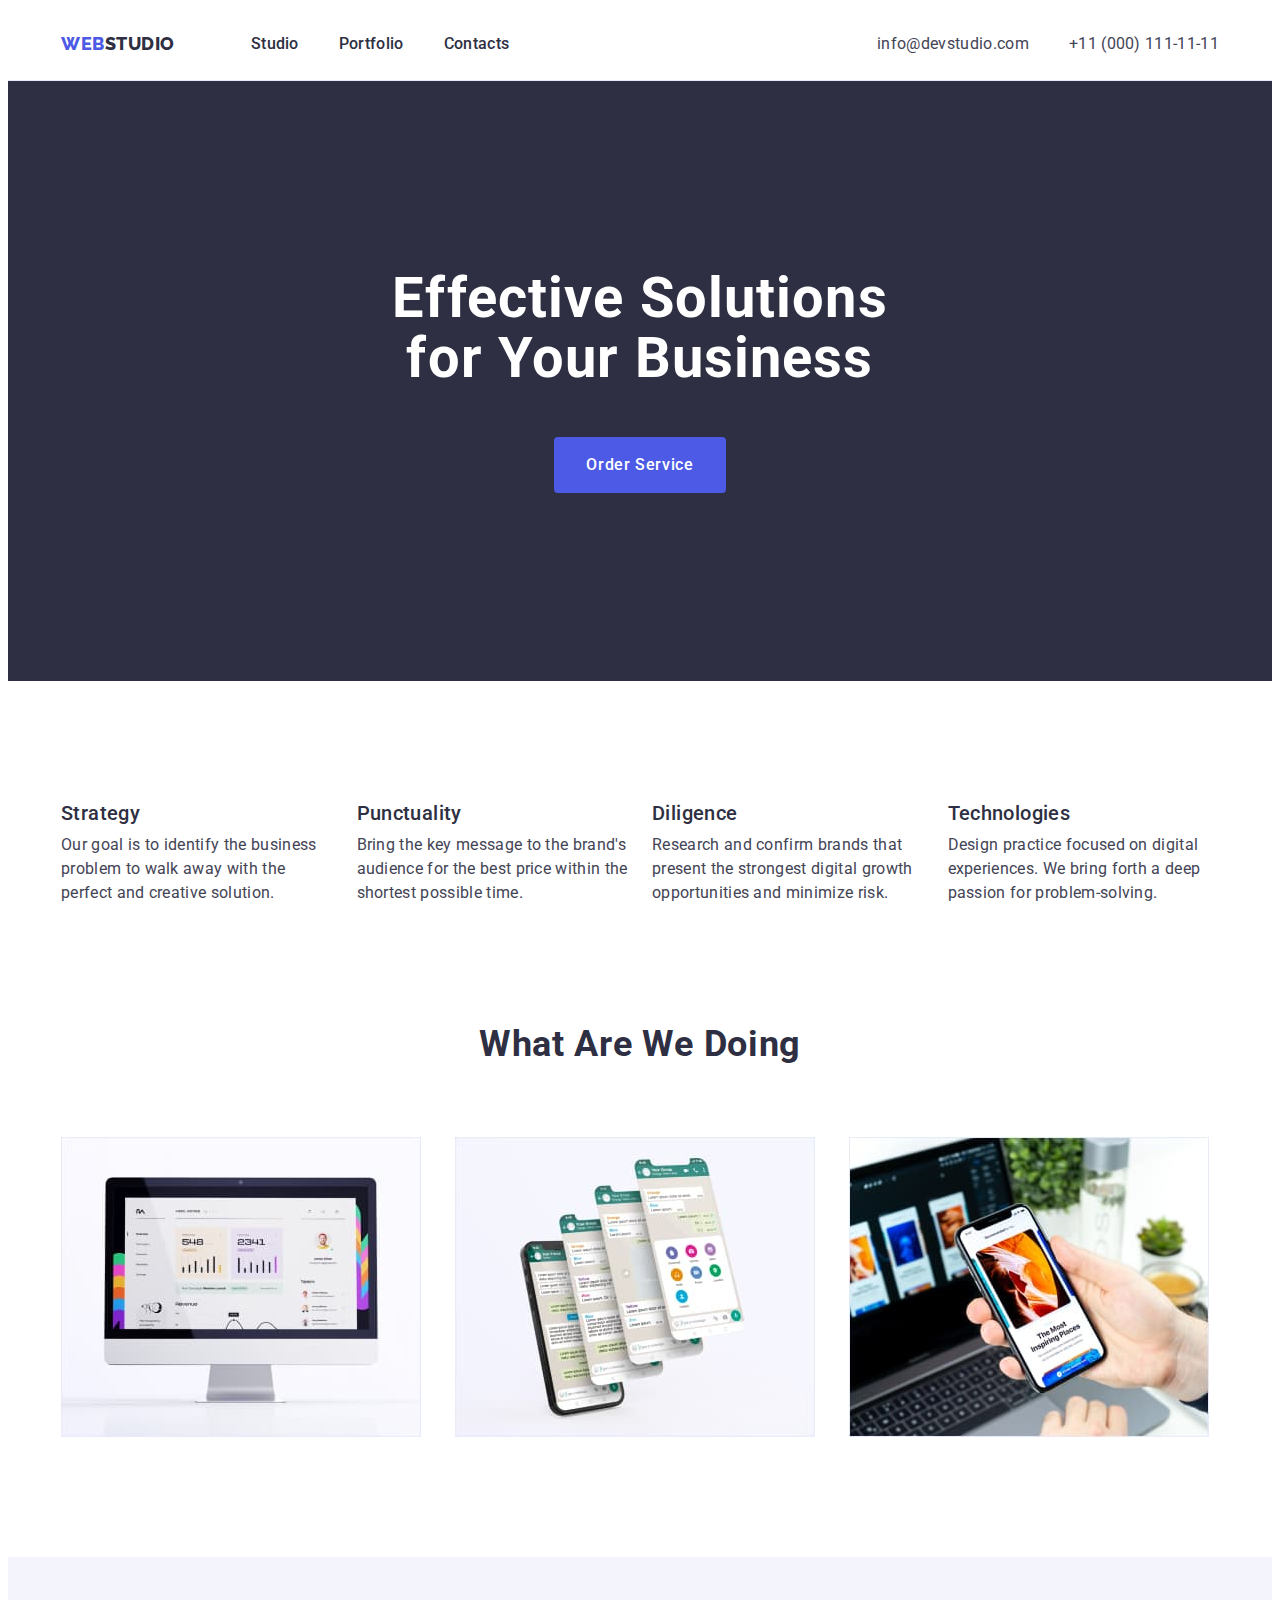
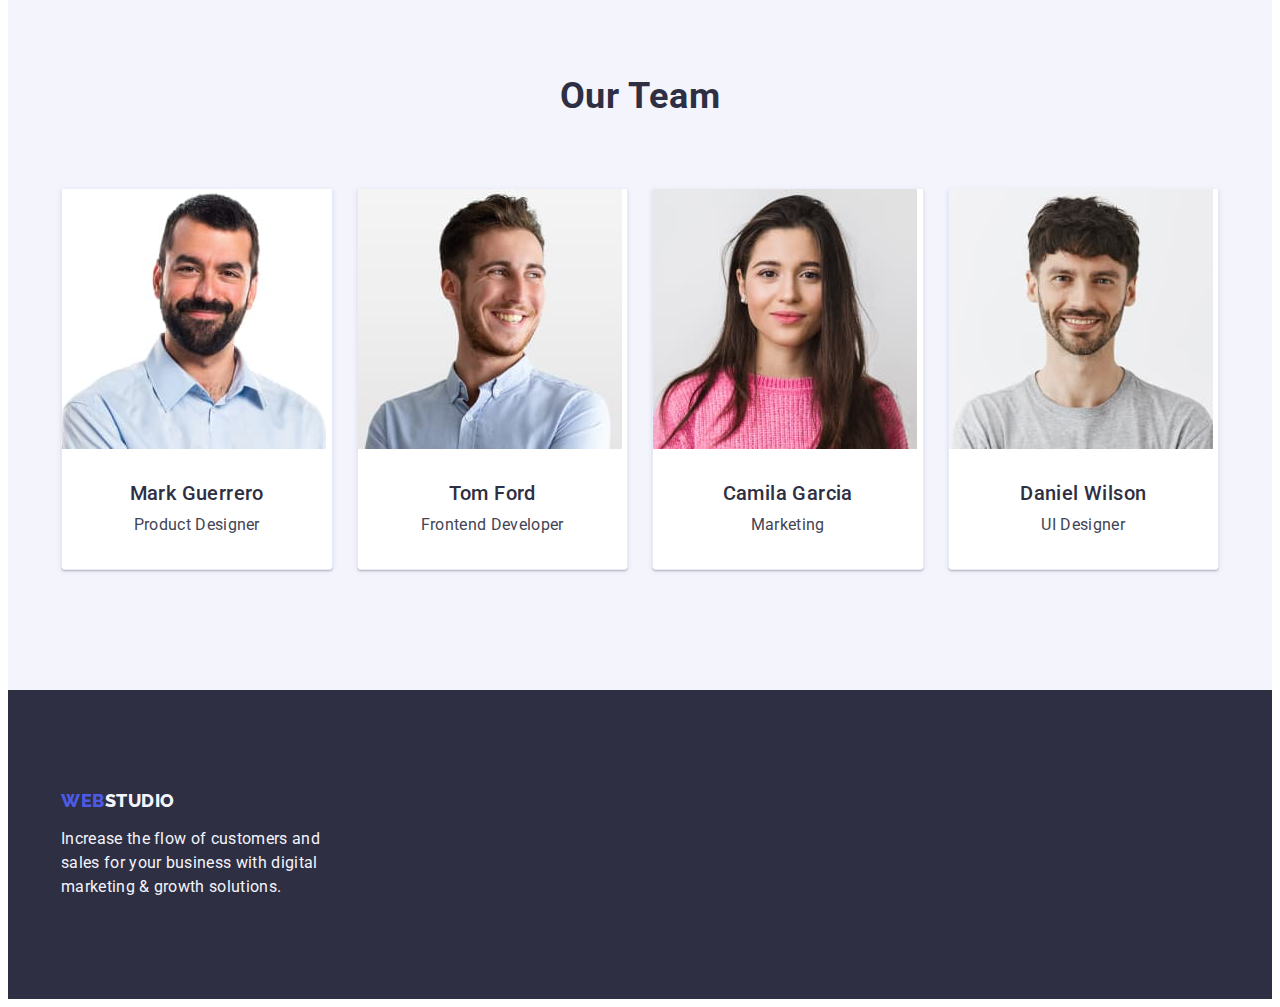
<file: index.html>
<!DOCTYPE html>
<html lang="en">
  <head>
    <meta charset="UTF-8" />
    <meta name="viewport" content="width=device-width, initial-scale=1.0" />
    <title>Студія</title>
    <link rel="preconnect" href="https://fonts.googleapis.com" />
    <link rel="preconnect" href="https://fonts.gstatic.com" crossorigin />
    <link
      href="https://fonts.googleapis.com/css2?family=Raleway:wght@800&family=Roboto:wght@400;500;700;900&display=swap"
      rel="stylesheet"
    />
    <link
      rel="stylesheet"
      href="https://cdnjs.cloudflare.com/ajax/libs/modern-normalize/2.0.0/modern-normalize.min.css"
      integrity="sha512-4xo8blKMVCiXpTaLzQSLSw3KFOVPWhm/TRtuPVc4WG6kUgjH6J03IBuG7JZPkcWMxJ5huwaBpOpnwYElP/m6wg=="
      crossorigin="anonymous"
      referrerpolicy="no-referrer"
    />
    <link rel="stylesheet" href="./css/styles.css" />
  </head>

  <body>
    <header class="header">
      <div class="header-container container">
        <nav class="header-nav nav">
          <a href="./index.html" class="logo link"
            >Web<span class="studio-header">Studio</span></a
          >
          <ul class="nav-list list">
            <li>
              <a href="./index.html" class="nav-list-item link">Studio</a>
            </li>
            <li>
              <a href="./portfolio.html" class="nav-list-item link"
                >Portfolio</a
              >
            </li>
            <li>
              <a href="" class="nav-list-item link">Contacts</a>
            </li>
          </ul>
        </nav>
        <address class="link">
          <ul class="address-list list">
            <li class="address-list-item">
              <a href="mailto:info@devstudio.com" class="contacts-link link"
                >info@devstudio.com</a
              >
            </li>
            <li class="address-list-item">
              <a href="tel:+110001111111" class="contacts-link link"
                >+11 (000) 111-11-11</a
              >
            </li>
          </ul>
        </address>
      </div>
    </header>

    <main>
      <section class="main-section">
        <div class="main-section-container container">
          <h1 class="main-section-title">
            Effective Solutions for Your Business
          </h1>
          <button class="main-section-btn" type="button">Order Service</button>
        </div>
      </section>

      <section class="section-two">
        <div class="container">
          <h2 class="visually-hidden">Principles of bisness</h2>
          <ul class="section-two-list list">
            <li class="section-two-item">
              <h3 class="h-three">Strategy</h3>
              <p class="principles-discr">
                Our goal is to identify the business problem to walk away with
                the perfect and creative solution.
              </p>
            </li>
            <li class="section-two-item">
              <h3 class="h-three">Punctuality</h3>
              <p class="principles-discr">
                Bring the key message to the brand's audience for the best price
                within the shortest possible time.
              </p>
            </li>
            <li class="section-two-item">
              <h3 class="h-three">Diligence</h3>
              <p class="principles-discr">
                Research and confirm brands that present the strongest digital
                growth opportunities and minimize risk.
              </p>
            </li>
            <li class="section-two-item">
              <h3 class="h-three">Technologies</h3>
              <p class="principles-discr">
                Design practice focused on digital experiences. We bring forth a
                deep passion for problem-solving.
              </p>
            </li>
          </ul>
        </div>
      </section>

      <section class="section-three">
        <div class="container">
          <h2 class="h-two">What are we doing</h2>
          <ul class="section-three-list card-set list">
            <li class="section-three-item card-set-item">
              <img
                src="./images/rectangle71.jpg"
                alt="Personal computer"
                width="360"
              />
            </li>
            <li class="section-three-item card-set-item">
              <img
                src="./images/rectangle72.jpg"
                alt="Mobile App"
                width="360"
              />
            </li>
            <li class="section-three-item card-set-item">
              <img
                src="./images/rectangle73.jpg"
                alt="Sinchronization PC to Mobile"
                width="360"
              />
            </li>
          </ul>
        </div>
      </section>

      <section class="team-section">
        <div class="container">
          <h2 class="team-section-title">Our team</h2>
          <ul class="team-section-list card-set list">
            <li class="team-section-item">
              <img src="./images/mark.jpg" alt="Mark`s photo" width="264" />
              <div class="employee-info">
                <h3 class="employee-title">Mark Guerrero</h3>
                <p class="employee-job">Product designer</p>
              </div>
            </li>
            <li class="team-section-item">
              <img src="./images/tom.jpg" alt="Tom`s photo" width="264" />
              <div class="employee-info">
                <h3 class="employee-title">Tom Ford</h3>
                <p class="employee-job">Frontend developer</p>
              </div>
            </li>
            <li class="team-section-item">
              <img src="./images/camila.jpg" alt="Camila`s photo" width="264" />
              <div class="employee-info">
                <h3 class="employee-title">Camila Garcia</h3>
                <p class="employee-job">Marketing</p>
              </div>
            </li>
            <li class="team-section-item">
              <img src="./images/daniel.jpg" alt="Daniel`s photo" width="264" />
              <div class="employee-info">
                <h3 class="employee-title">Daniel Wilson</h3>
                <p class="employee-job">UI Designer</p>
              </div>
            </li>
          </ul>
        </div>
      </section>
    </main>

    <footer class="foot-fon">
      <div class="container">
        <a href="./index.html" class="logo-footer link"
          >Web<span class="studio-footer">Studio</span></a
        >
        <p class="footer-text">
          Increase the flow of customers and sales for your business with
          digital marketing & growth solutions.
        </p>
      </div>
    </footer>
  </body>
</html>
</file>
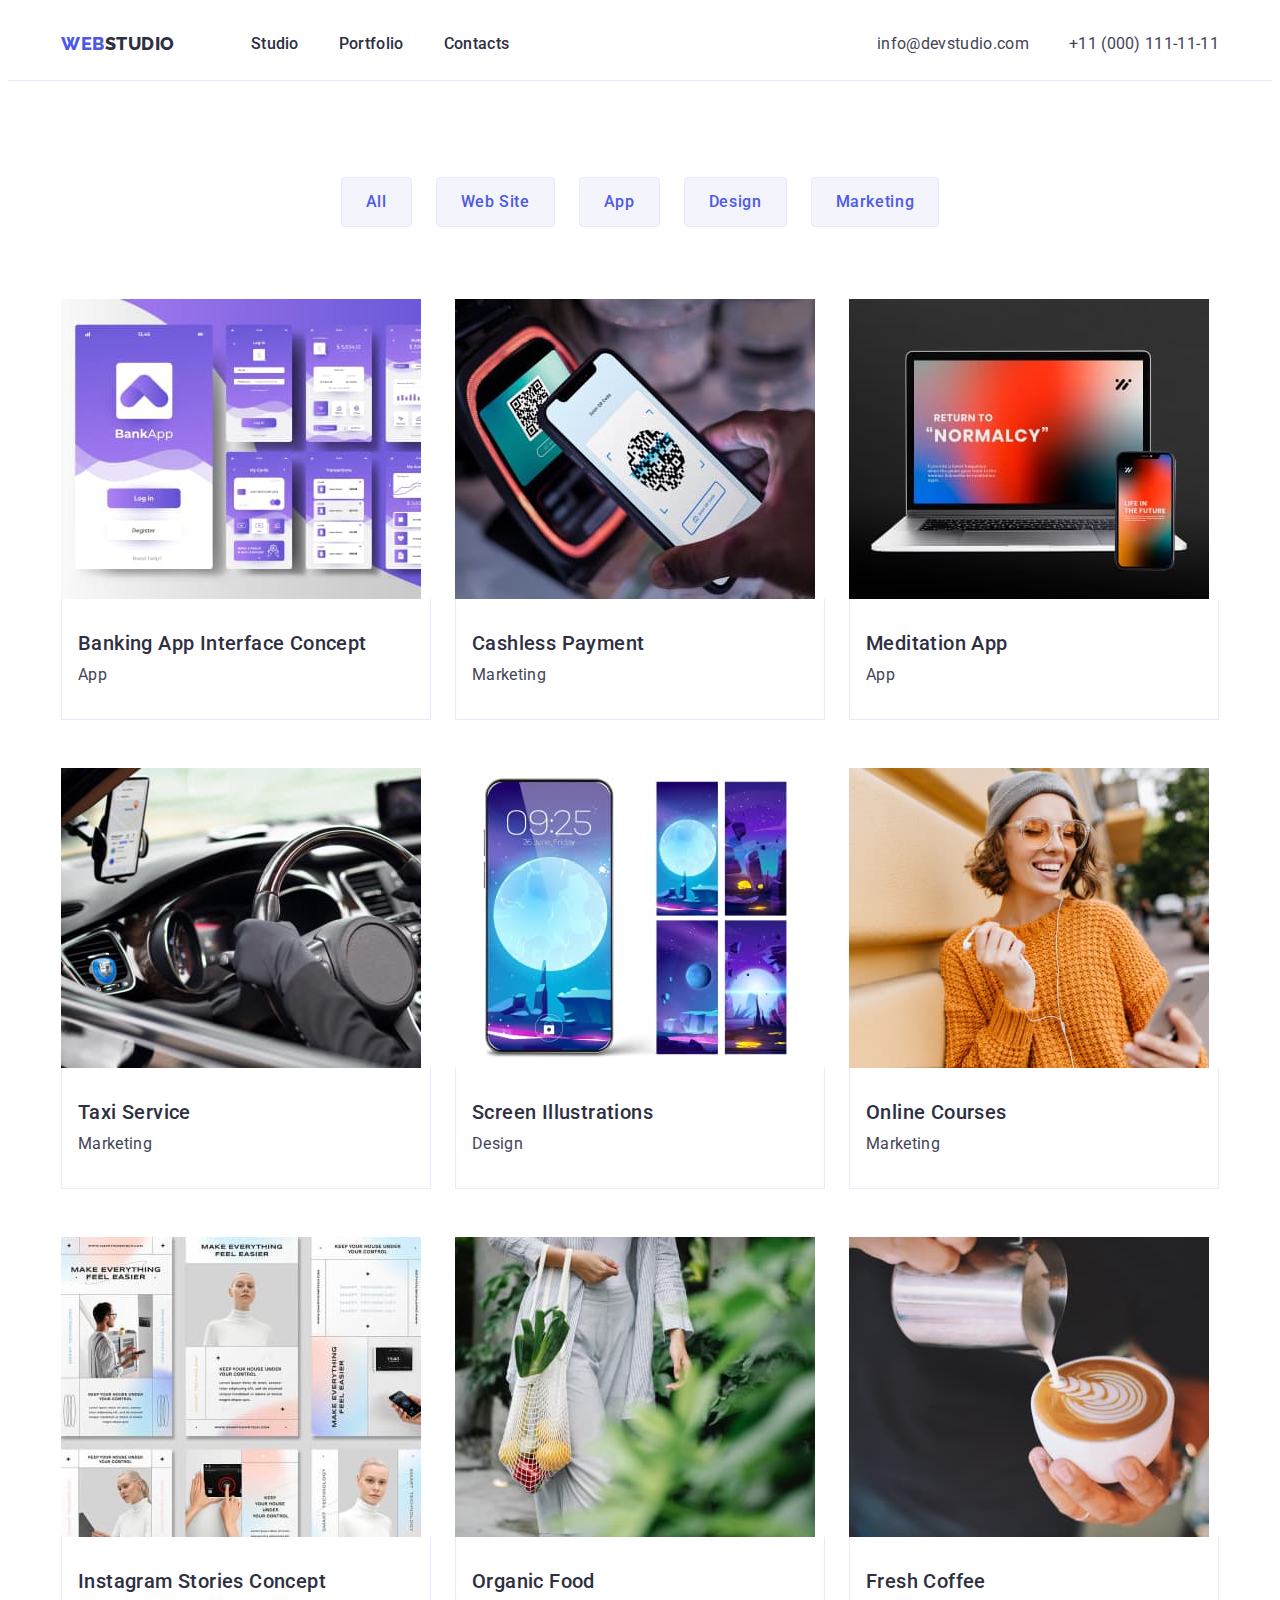
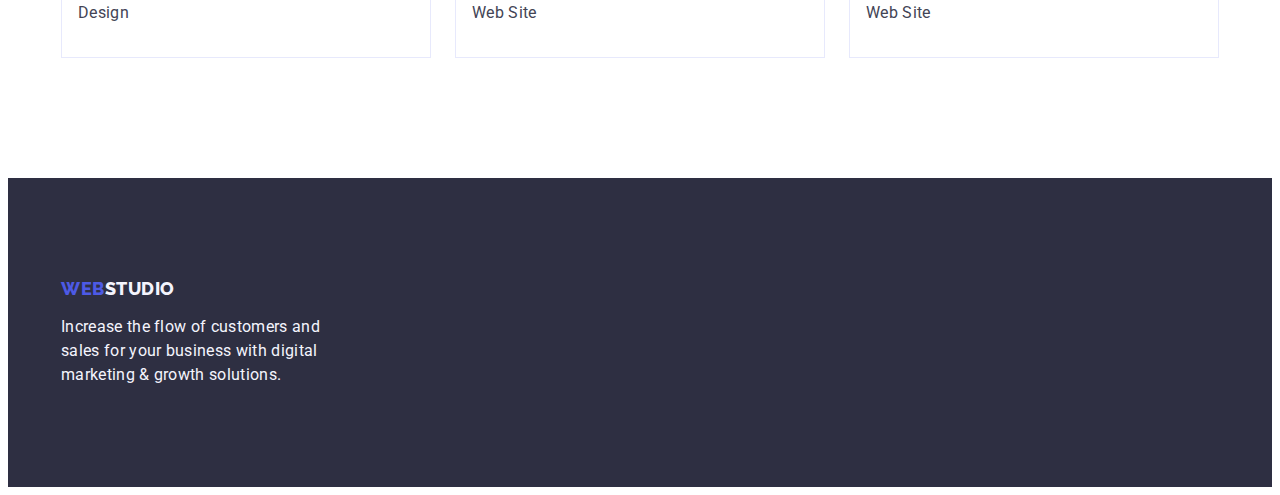
<file: portfolio.html>
<!DOCTYPE html>
<html lang="en">
  <head>
    <meta charset="UTF-8" />
    <meta name="viewport" content="width=device-width, initial-scale=1.0" />
    <title>Портфоліо</title>
    <link rel="preconnect" href="https://fonts.googleapis.com" />
    <link rel="preconnect" href="https://fonts.gstatic.com" crossorigin />
    <link
      href="https://fonts.googleapis.com/css2?family=Raleway:wght@800&family=Roboto:wght@400;500;700;900&display=swap"
      rel="stylesheet"
    />
    <link
      rel="stylesheet"
      href="https://cdnjs.cloudflare.com/ajax/libs/modern-normalize/2.0.0/modern-normalize.min.css"
      integrity="sha512-4xo8blKMVCiXpTaLzQSLSw3KFOVPWhm/TRtuPVc4WG6kUgjH6J03IBuG7JZPkcWMxJ5huwaBpOpnwYElP/m6wg=="
      crossorigin="anonymous"
      referrerpolicy="no-referrer"
    />
    <link rel="stylesheet" href="./css/styles.css" />
  </head>
  <body>
    <header class="header">
      <div class="header-container container">
        <nav class="header-nav nav">
          <a href="./index.html" class="logo link"
            >Web<span class="studio-header">Studio</span></a
          >
          <ul class="nav-list list">
            <li>
              <a href="./index.html" class="nav-list-item link">Studio</a>
            </li>
            <li>
              <a href="./portfolio.html" class="nav-list-item link"
                >Portfolio</a
              >
            </li>
            <li>
              <a href="" class="nav-list-item link">Contacts</a>
            </li>
          </ul>
        </nav>
        <address class="link">
          <ul class="address-list list">
            <li class="address-list-item">
              <a href="mailto:info@devstudio.com" class="contacts-link link"
                >info@devstudio.com</a
              >
            </li>
            <li class="address-list-item">
              <a href="tel:+110001111111" class="contacts-link link"
                >+11 (000) 111-11-11</a
              >
            </li>
          </ul>
        </address>
      </div>
    </header>
    <main>
      <!-- Buttons -->
      <section class="buttons-section">
        <div class="container">
          <h1 class="visually-hidden">Filters</h1>
          <ul class="buttons-section-list list">
            <li>
              <button class="buttons" type="button">All</button>
            </li>
            <li>
              <button class="buttons" type="button">Web Site</button>
              <a href=""></a>
            </li>
            <li>
              <button class="buttons" type="button">App</button><a href=""></a>
            </li>
            <li>
              <button class="buttons" type="button">Design</button
              ><a href=""></a>
            </li>
            <li>
              <button class="buttons" type="button">Marketing</button
              ><a href=""></a>
            </li>
          </ul>
          <!-- Menu -->
          <ul class="menu-section-list card-set list">
            <li class="menu-list-item">
              <a href="" class="link">
                <img
                  class="menu-list-img"
                  src="./images/img-1.jpg"
                  alt="Banking App Interface Concept"
                  width="360"
                  height="300"
                />
                <div class="menu-div">
                  <h2 class="menu-title">Banking App Interface Concept</h2>
                  <p class="menu-title-choice">App</p>
                </div>
              </a>
            </li>
            <li class="menu-list-item">
              <a href="" class="link">
                <img
                  class="menu-list-img"
                  src="./images/img-2.jpg"
                  alt="Cashless Payment"
                  width="360"
                  height="300"
                />
                <div class="menu-div">
                  <h2 class="menu-title">Cashless Payment</h2>
                  <p class="menu-title-choice">Marketing</p>
                </div>
              </a>
            </li>
            <li class="menu-list-item">
              <a href="" class="link">
                <img
                  class="menu-list-img"
                  src="./images/img-3.jpg"
                  alt="Meditation App"
                  width="360"
                  height="300"
                />
                <div class="menu-div">
                  <h2 class="menu-title">Meditation App</h2>
                  <p class="menu-title-choice">App</p>
                </div>
              </a>
            </li>
            <li class="menu-list-item">
              <a href="" class="link">
                <img
                  class="menu-list-img"
                  src="./images/img-4.jpg"
                  alt="Taxi Service"
                  width="360"
                  height="300"
                />
                <div class="menu-div">
                  <h2 class="menu-title">Taxi Service</h2>
                  <p class="menu-title-choice">Marketing</p>
                </div>
              </a>
            </li>
            <li class="menu-list-item">
              <a href="" class="link">
                <img
                  class="menu-list-img"
                  src="./images/img-5.jpg"
                  alt="Screen Illustrations"
                  width="360"
                  height="300"
                />
                <div class="menu-div">
                  <h2 class="menu-title">Screen Illustrations</h2>
                  <p class="menu-title-choice">Design</p>
                </div>
              </a>
            </li>
            <li class="menu-list-item">
              <a href="" class="link">
                <img
                  class="menu-list-img"
                  src="./images/img-6.jpg"
                  alt="Online Courses"
                  width="360"
                  height="300"
                />
                <div class="menu-div">
                  <h2 class="menu-title">Online Courses</h2>
                  <p class="menu-title-choice">Marketing</p>
                </div>
              </a>
            </li>
            <li class="menu-list-item">
              <a href="" class="link">
                <img
                  class="menu-list-img"
                  src="./images/img-7.jpg"
                  alt="Instagram Stories Concept"
                  width="360"
                  height="300"
                />
                <div class="menu-div">
                  <h2 class="menu-title">Instagram Stories Concept</h2>
                  <p class="menu-title-choice">Design</p>
                </div>
              </a>
            </li>
            <li class="menu-list-item">
              <a href="" class="link">
                <img
                  class="menu-list-img"
                  src="./images/img-8.jpg"
                  alt="Organic Food"
                  width="360"
                  height="300"
                />
                <div class="menu-div">
                  <h2 class="menu-title">Organic Food</h2>
                  <p class="menu-title-choice">Web Site</p>
                </div>
              </a>
            </li>
            <li class="menu-list-item">
              <a href="" class="link">
                <img
                  class="menu-list-img"
                  src="./images/img-9.jpg"
                  alt="Fresh Coffee"
                  width="360"
                  height="300"
                />
                <div class="menu-div">
                  <h2 class="menu-title">Fresh Coffee</h2>
                  <p class="menu-title-choice">Web Site</p>
                </div>
              </a>
            </li>
          </ul>
        </div>
      </section>
    </main>
    <footer class="foot-fon">
      <div class="container">
        <a href="./index.html" class="logo-footer link"
          >Web<span class="studio-footer">Studio</span></a
        >
        <p class="footer-text">
          Increase the flow of customers and sales for your business with
          digital marketing & growth solutions.
        </p>
      </div>
    </footer>
  </body>
</html>
</file>
<file: css/styles.css>
:root {
  --iris: #4d5ae5;
  --ocean: #404bbf;
  --slate: #434455;
  --cornflower: #e7e9fc;
  --cloud: #f4f4fd;
  --grey: #2e2f42;
  --white: #ffffff;
  /*--indent: 24px;
  --items: 3;*/
}
/*======= Base styles ============ */
body {
  font-family: 'Roboto', sans-serif;
  color: var(--slate);
  background-color: var(--white);
  line-height: 1.5;
  font-size: 16px;
}

.list {
  list-style: none;
  padding: 0;
  margin: 0;
}

.link {
  text-decoration: none;
  font-style: normal;
  color: currentColor;
}
.visually-hidden {
  position: absolute;
  width: 1px;
  height: 1px;
  margin: -1px;
  border: 0;
  padding: 0;
  white-space: nowrap;
  clip-path: inset(100%);
  clip: rect(0 0 0 0);
  overflow: hidden;
}
h1,
h2,
h3,
p {
  margin: 0;
}
.h-two {
  color: var(--grey);
  font-size: 36px;
  font-weight: 700;
  line-height: 1.11;
  letter-spacing: 0.02em;
  text-transform: capitalize;
  text-align: center;
  min-width: 323px;
  margin: 0 auto;
  margin-bottom: 72px;
}
.h-three {
  color: var(--grey);
  background-color: var(--white);
  font-size: 20px;
  font-weight: 500;
  line-height: 1.2;
  letter-spacing: 0.02em;
  margin-bottom: 8px;
}
.container {
  width: 1158px;
  margin: 0 auto;
  padding: 0 15px;
}
.nav {
  display: flex;
  align-items: center;
}
img {
  display: block;
  max-width: 100%;
  height: auto;
}
/* ======== Header styles ======================= */
/* Logo */
.logo {
  display: flex;
  align-items: center;
  margin-right: 76px;
  color: var(--iris);
  font-family: 'Raleway', sans-serif;
  font-size: 18px;
  font-weight: 800;
  line-height: 1.17;
  letter-spacing: 0.54px;
  text-transform: uppercase;
}
.header {
  border-bottom: 1px solid var(--cornflower);
}

.header-container {
  display: flex;
  width: 1158px;
  align-items: center;
  justify-content: space-between;
  padding: 0 15px 0 15px;
  margin: 0 auto;
}
.header-nav {
}
.studio-header {
  color: var(--grey);
}
/* Navigation on pages */
.nav-list {
  display: flex;
  align-items: center;
  gap: 40px;
  margin-right: auto;
}
.nav-list-item {
  color: var(--grey);
  font-weight: 500;
  line-height: 1.5;
  letter-spacing: 0.02em;
  padding: 24px 0;
}
.nav-list.link:hover,
.nav-list.link:focus {
  color: var(--ocean);
}

.nav-list.link:active {
  color: var(--ocean);
}
/* Address */
.address-list {
  display: flex;
  gap: 40px;
}
.address-list-item {
  padding: 24px 0;
}
.contacts-link {
  /* font-style: normal; */
  /* line-height: 1.5; */
  letter-spacing: 0.02em;
  color: var(--slate);
}
.contacts-link.link:hover,
.contacts-link.link:focus {
  color: var(--ocean);
}
.contacts-link.link:active {
  color: var(--ocean);
}
/* ====================================== */
/* ==========Main section================ */
.main-section {
  background-color: var(--grey);
  padding: 188px 0;
}
 {
  .main-section-container;
}
.main-section-title {
  max-width: 496px;
  margin: 0 auto;
  color: var(--white);
  font-size: 56px;
  font-weight: 700;
  line-height: 1.07;
  letter-spacing: 0.02em;
  text-align: center;
}
.main-section-btn {
  display: block;
  min-width: 169px;
  height: 56px;
  padding: 16px 32px;
  margin: 0 auto;
  margin-top: 48px;
  border-radius: 4px;
  border: none;
  font-family: inherit;
  background: var(--iris);
  color: var(--white);
  font-weight: 500;
  font-size: 16px;
  line-height: 1.5;
  letter-spacing: 0.04em;
  cursor: pointer;
}
.main-section-btn:hover,
.main-section-btn:focus {
  background: var(--ocean);
  color: var(--white);
}
.main-section-btn:active {
  background: var(--ocean);
  color: var(--white);
}
/* =========================== */
/* =====section-two===== */
.section-two {
  padding: 120px 0;
  margin: 0 auto;
  background: var(--white);
}

.section-two-list {
  display: flex;
  gap: 24px;
}
.section-two-item {
  width: calc((100% - 72px) / 4);
}

.principles-discr {
  color: var(--slate);
  font-weight: 400;
  letter-spacing: 0.02em;
}
/* ================================= */
/* =====section-three============ */
.section-three {
  margin: 0 auto;
  padding-bottom: 120px;
}

.section-three-list {
  gap: 24px;
  --indent: 24px;
  --items: 3;
}
.card-set {
  display: flex;
  flex-wrap: nowrap;
  column-gap: var(--indent);
}
.card-set-item {
  flex-basis: calc((100% - var(--indent) * (var(--items) - 1)) / var(--items));
}
.section-three-item {
  border: 0;
}

/* ================================= */
/* ======team-section=============== */
.team-section {
  background-color: var(--cloud);
  padding: 120px 0;
}
.team-section-title {
  color: var(--grey);
  font-size: 36px;
  font-weight: 700;
  line-height: 1.11;
  letter-spacing: 0.02em;
  text-transform: capitalize;
  text-align: center;
  min-width: 162px;
  margin: 0 auto;
  margin-bottom: 72px;
}
.team-section-list {
  --items: 4;
  --indent: 24px;
  gap: 24px;
}
.employee-info {
  padding: 32px 0;
}

.team-section-item {
  background-color: var(--white);
  border: 1px solid var(--cornflower);
  border-top: none;
  border-radius: 0px 0px 4px 4px;
  box-shadow: 0px 2px 1px 0px rgba(46, 47, 66, 0.08),
    0px 1px 1px 0px rgba(46, 47, 66, 0.16),
    0px 1px 6px 0px rgba(46, 47, 66, 0.08);
  width: calc((100% - 72px) / 4);
}
.employee-title {
  color: var(--grey);
  background-color: var(--white);
  font-size: 20px;
  font-weight: 500;
  line-height: 1.2;
  letter-spacing: 0.02em;
  margin-bottom: 8px;
  text-align: center;
}
.employee-job {
  background-color: var(--white);
  font-weight: 400;
  color: var(--slate);
  text-align: center;
  letter-spacing: 0.02em;
  text-transform: capitalize;
  text-align: center;
}
/* ================================ */
/* =====Buttons====== */
.buttons-section {
  padding-top: 96px;
  padding-bottom: 120px;
}

.buttons {
  font-family: inherit;
  background: var(--cloud);
  color: var(--iris);
  text-align: center;
  font-weight: 500;
  font-size: 16px;
  line-height: 1.5;
  letter-spacing: 0.04em;
  cursor: pointer;
  min-width: 21px;
  min-height: 24px;
  border-radius: 4px;
  border: 1px solid var(--cornflower);
  padding: 12px 24px;
}

.buttons:hover,
.buttons:focus {
  background: var(--ocean);
  color: var(--white);
  border: 1px solid transparent;
}
.buttons:active {
  background: var(--ocean);
  color: var(--white);
}
.buttons-section-list {
  display: flex;
  gap: 24px;
  justify-content: center;
  margin-bottom: 72px;
}
/* ========================= */
/* ======Menu section======= */

.menu-section-list {
  display: flex;
  flex-wrap: wrap;
  column-gap: 24px;
  row-gap: 48px;
}
.menu-list-item {
  background: var(--white);
  width: calc((100% - 48px) / 3);
}
.menu-list-img {
}
.menu-div {
  padding: 32px 16px;
  border: 1px solid var(--cornflower);
  border-top: none;
}
.menu-div .menu-title {
  color: var(--grey);
  font-size: 20px;
  font-weight: 500;
  line-height: 1.2;
  letter-spacing: 0.02em;
  margin: 0;
  margin-bottom: 8px;
}
.menu-div .menu-title-choice {
  color: var(--slate);
  font-weight: 400;
  letter-spacing: 0.02em;
  margin: 0;
}
/* ================================ */
/* =====Footer styles============== */
.foot-fon {
  padding-top: 100px;
  padding-bottom: 100px;
  background-color: var(--grey);
}
.logo-footer {
  display: inline-flex;
  align-items: center;
  margin-bottom: 16px;
  margin-right: 76px;
  color: var(--iris);
  font-family: 'Raleway', sans-serif;
  font-size: 18px;
  font-weight: 800;
  line-height: 1.17;
  letter-spacing: 0.54px;
  text-transform: uppercase;
}
.studio-footer {
  color: var(--cloud);
}
.footer-text {
  max-width: 264px;
  margin: 0;
  color: var(--cloud);
  letter-spacing: 0.02em;
}
</file>
